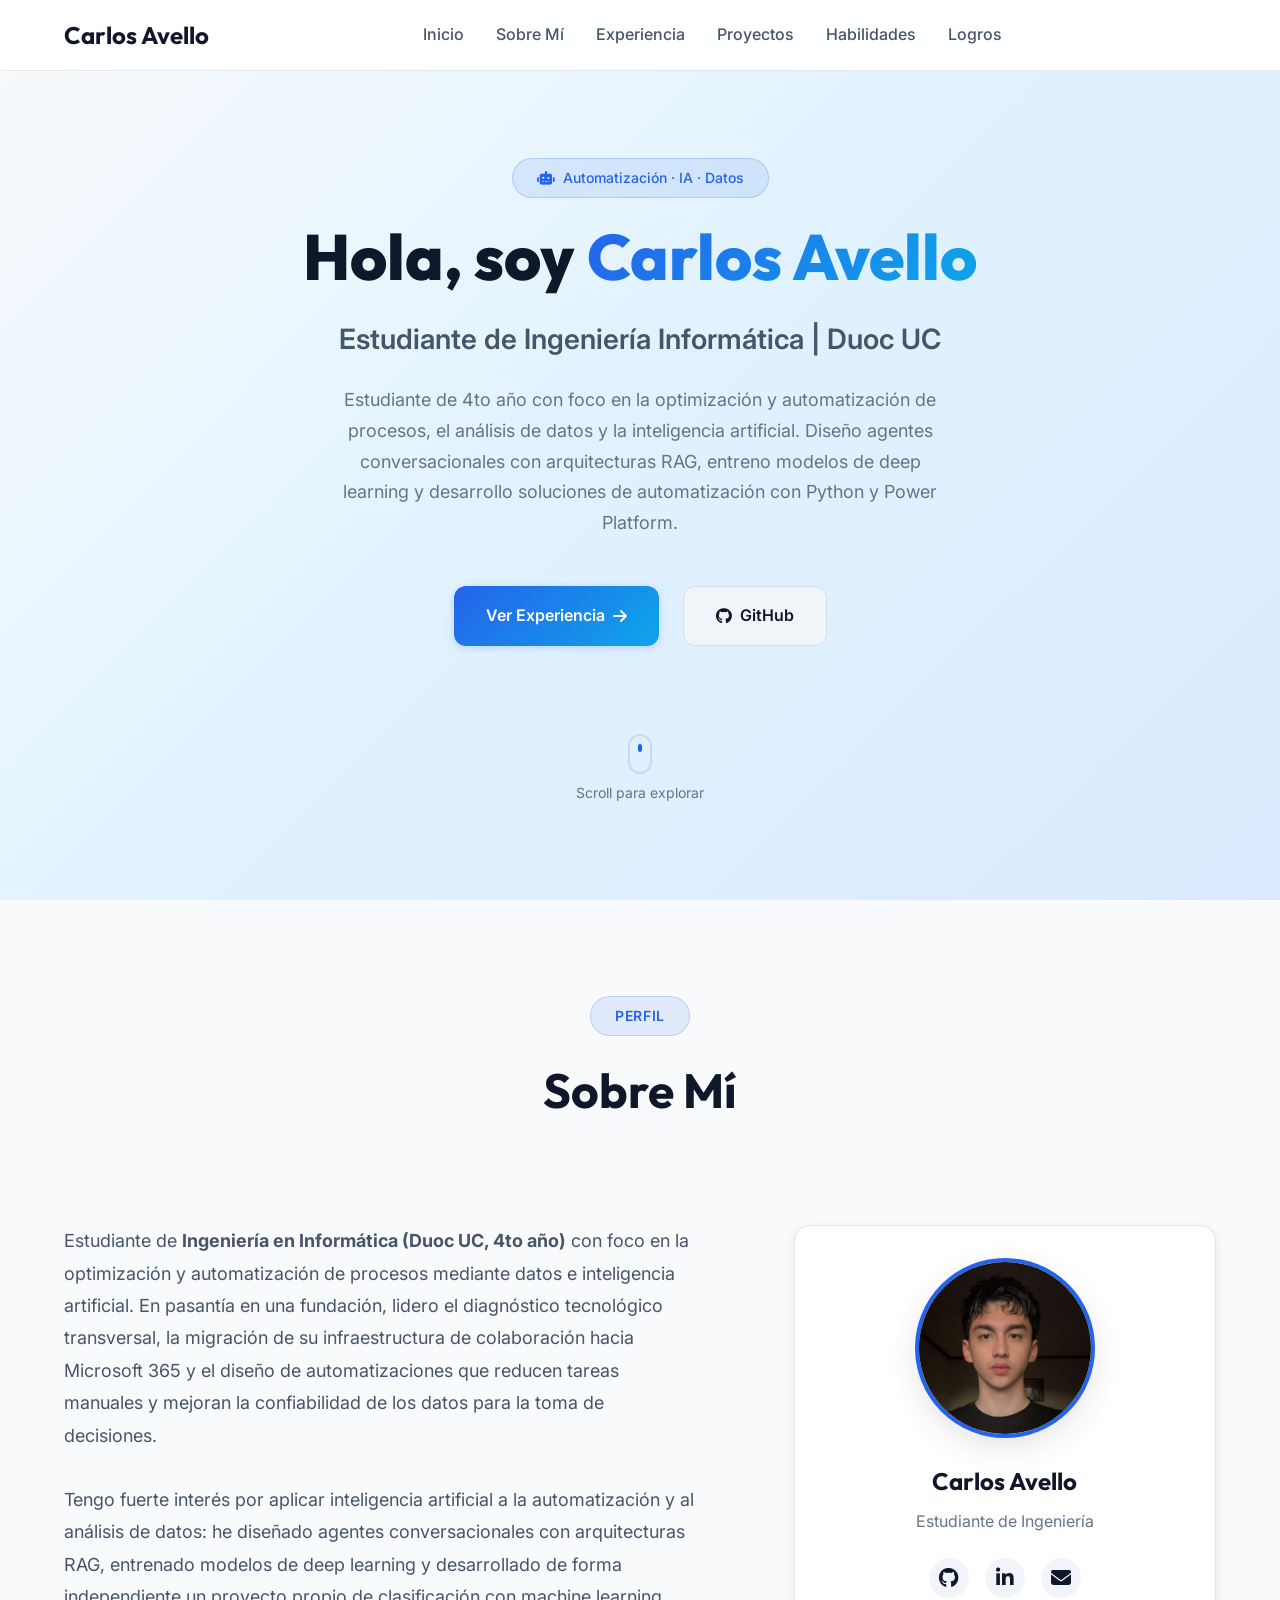
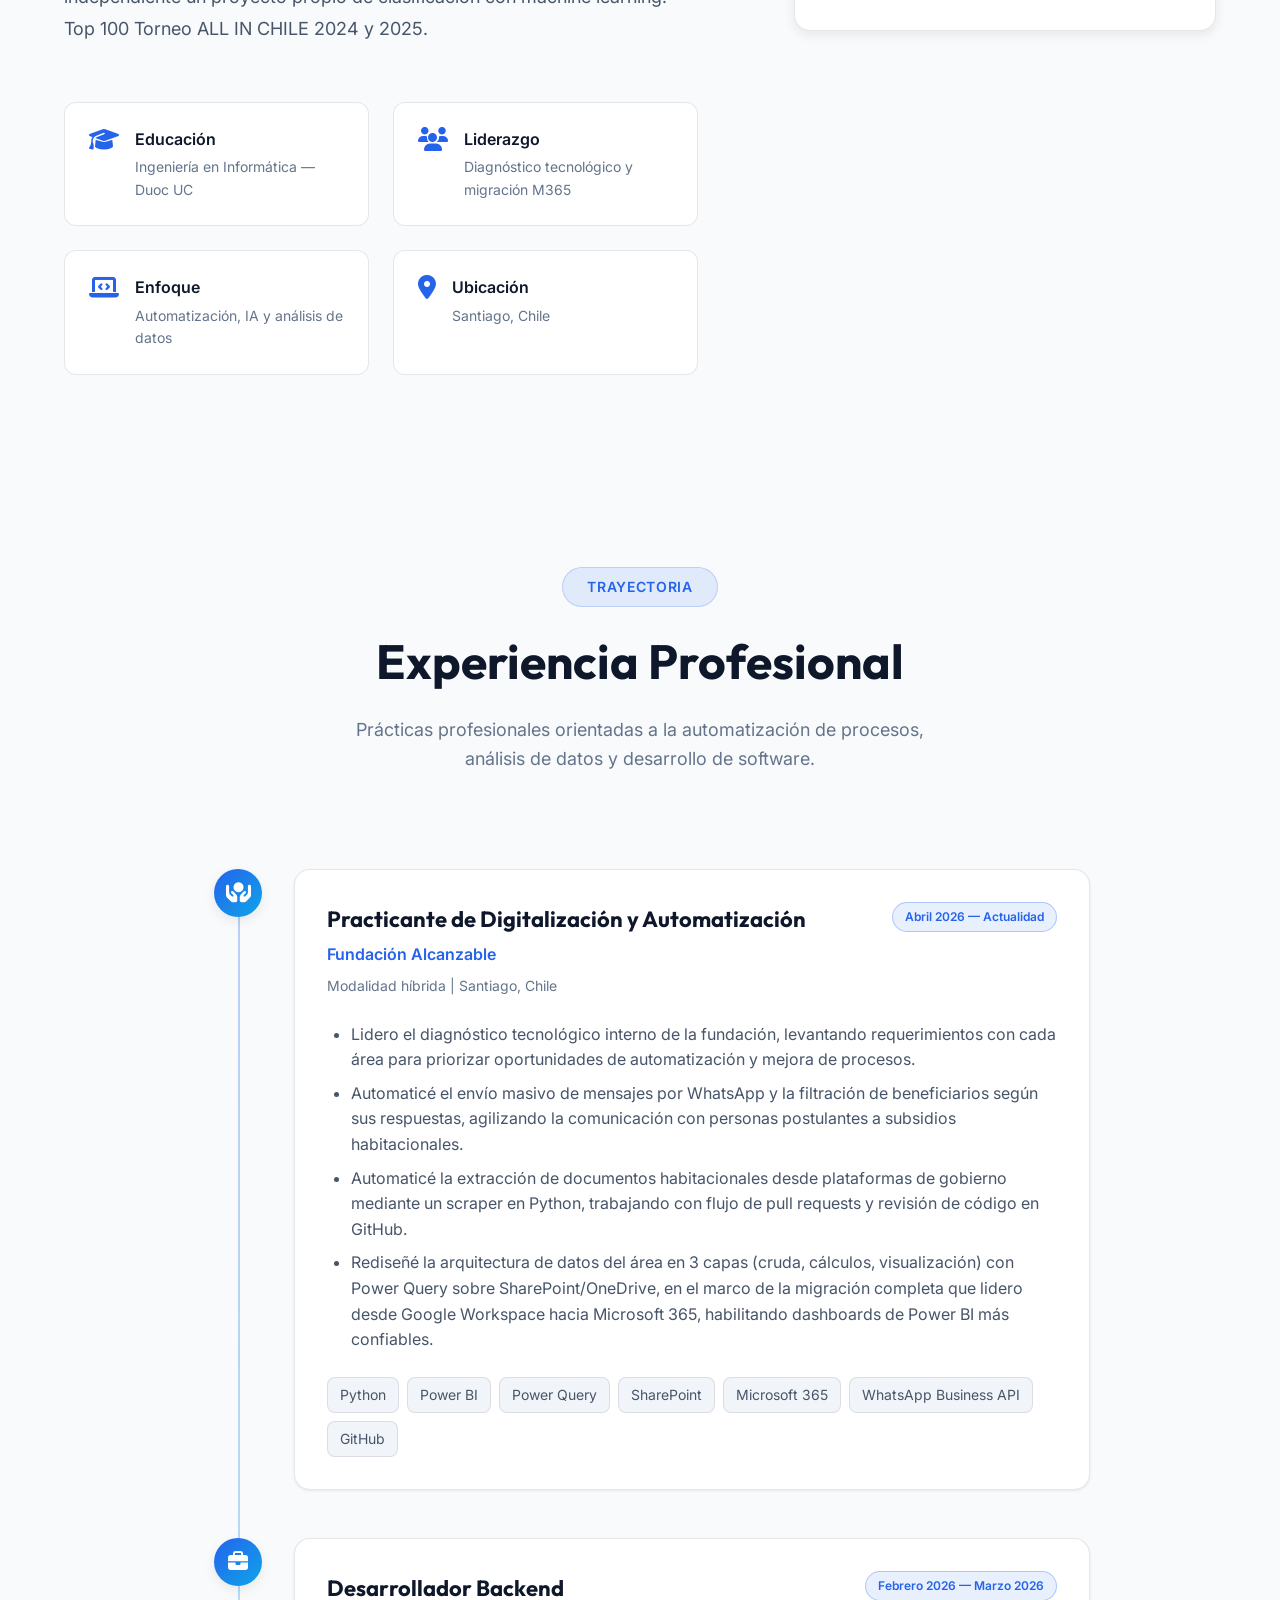
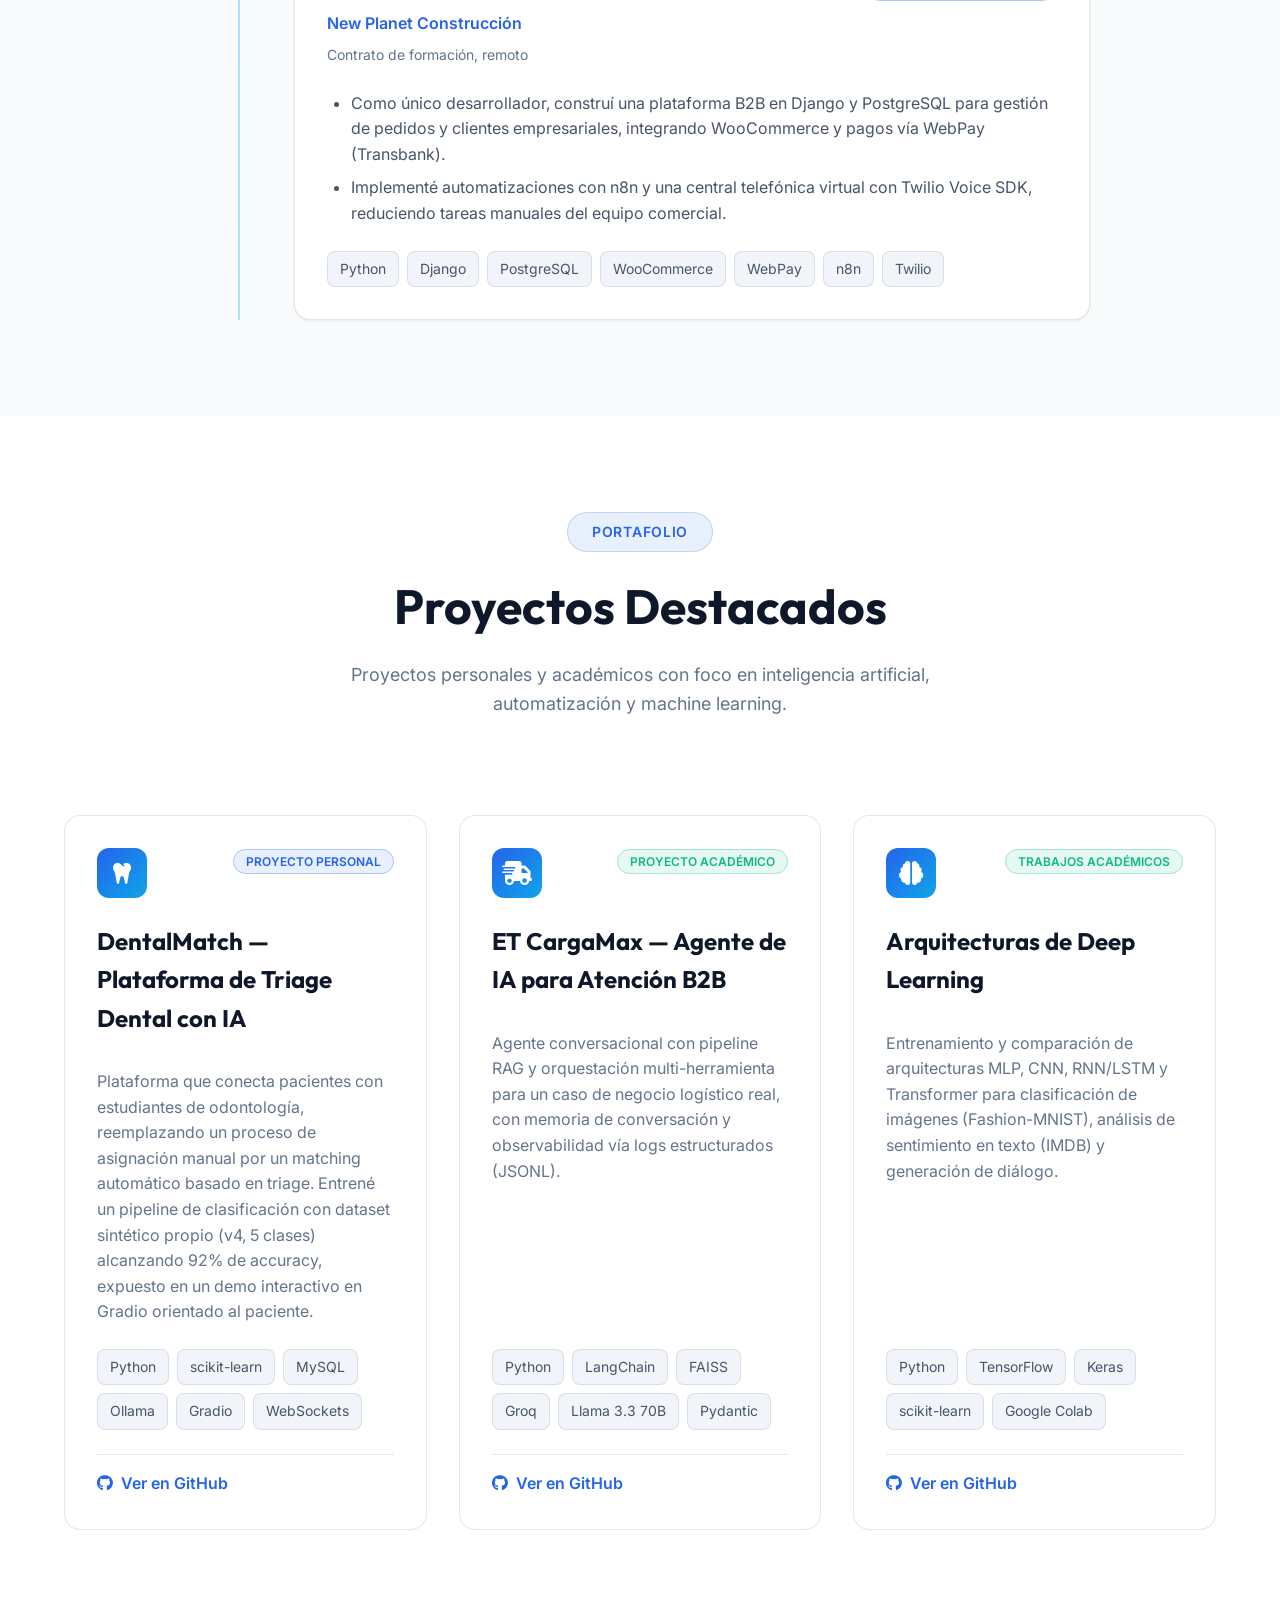
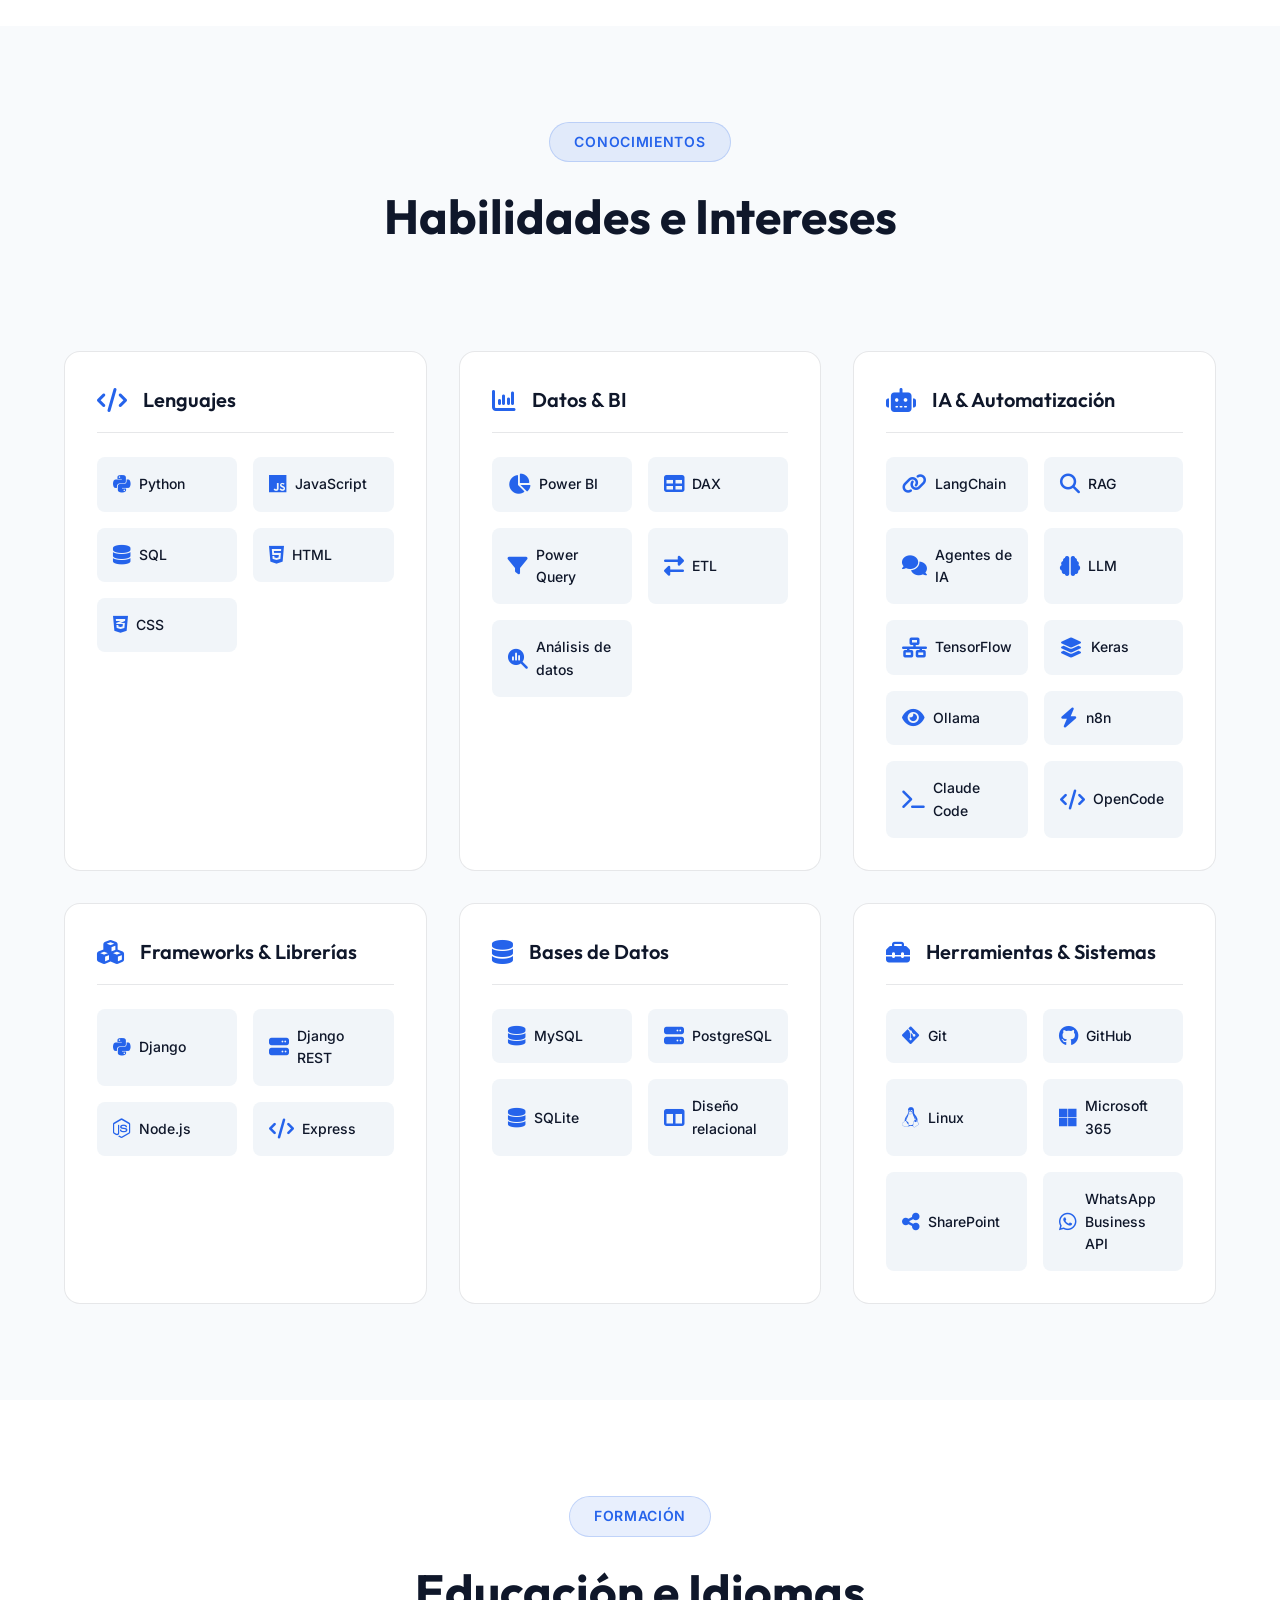
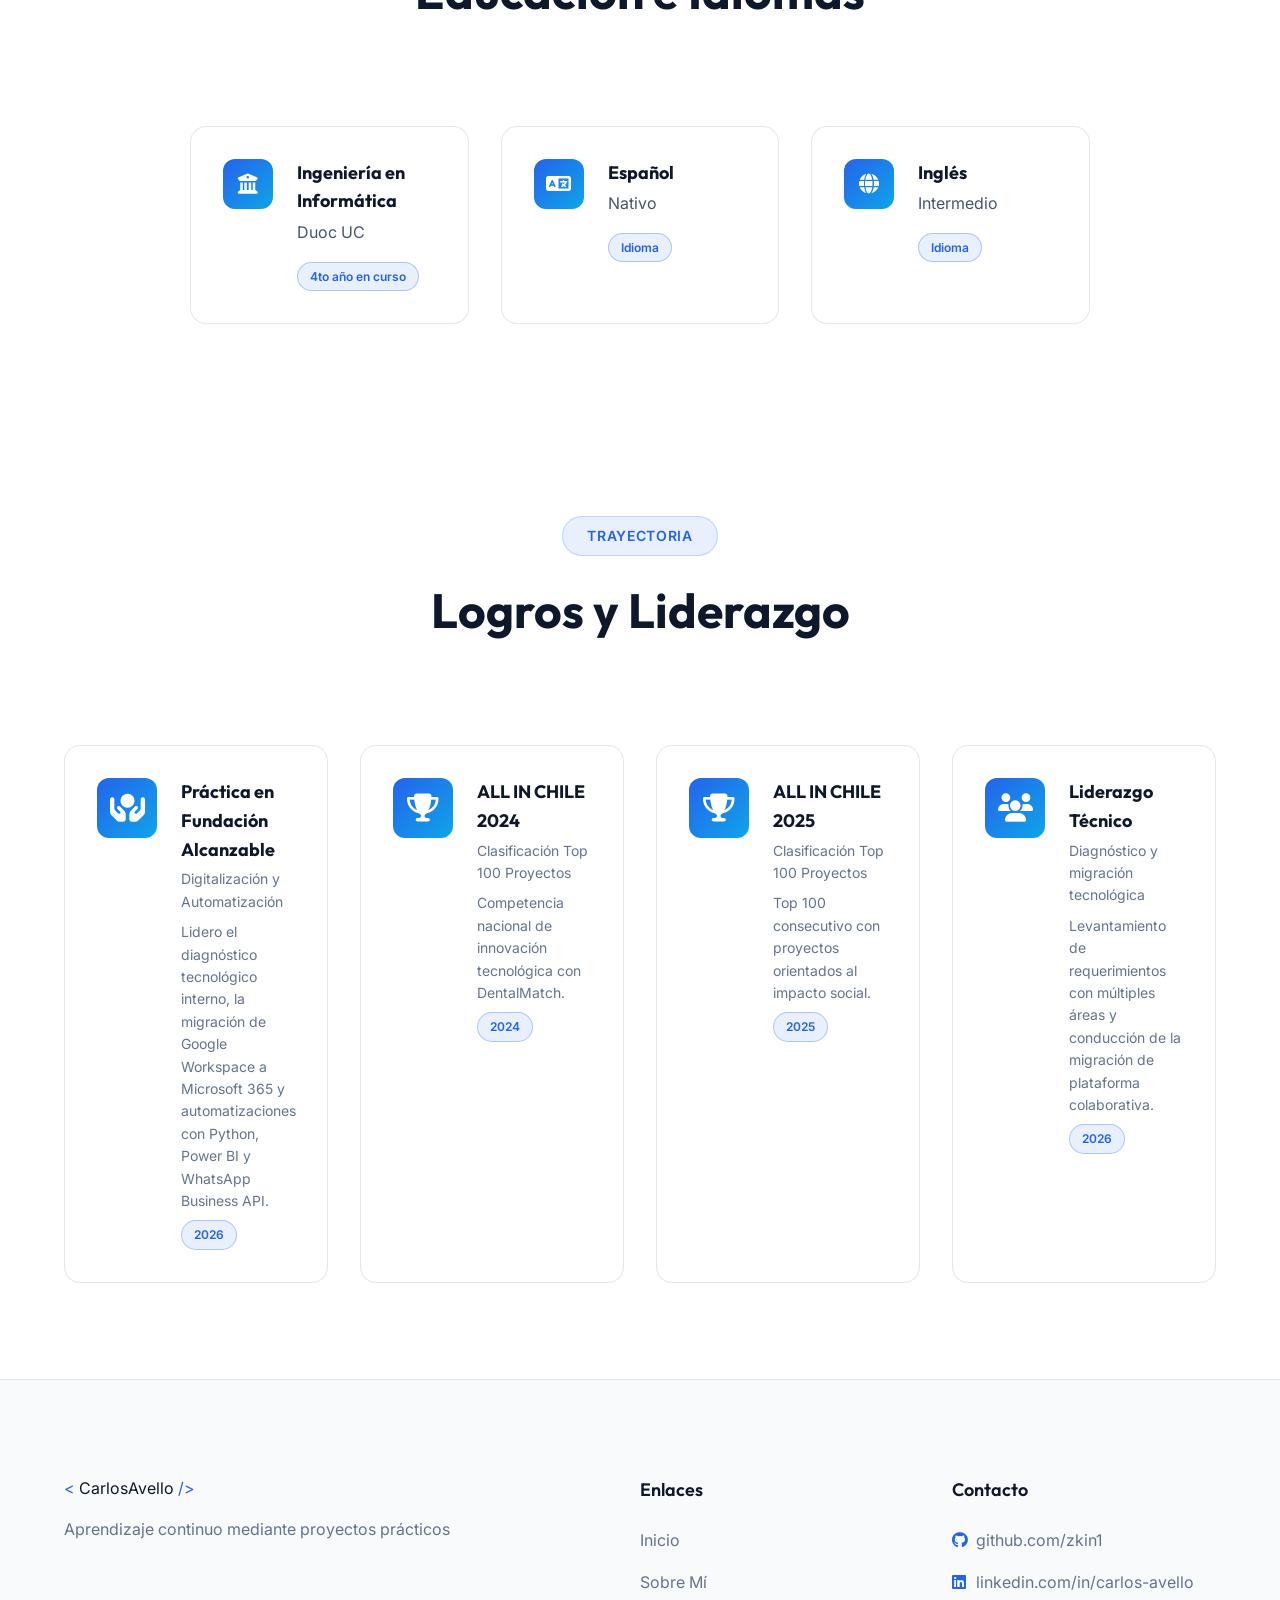
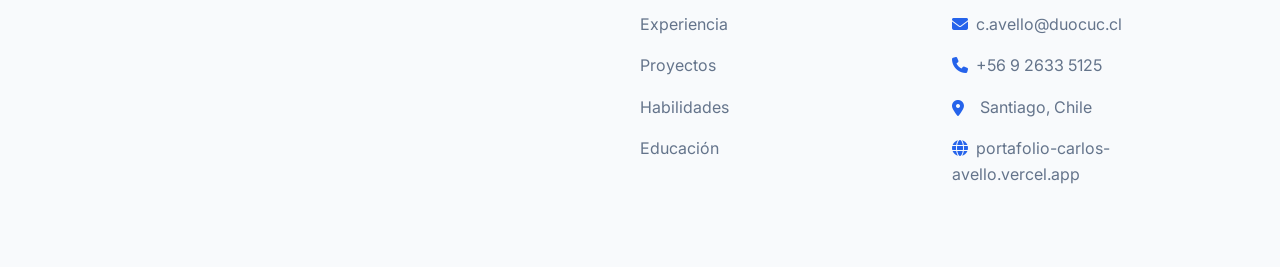
<file: index.html>
<!DOCTYPE html>
<html lang="es">

<head>
    <meta charset="UTF-8">
    <meta name="viewport" content="width=device-width, initial-scale=1.0">
    <meta name="description"
        content="Portafolio de Carlos Avello, estudiante de Ingeniería Informática en Duoc UC. Especializado en automatización, inteligencia artificial y análisis de datos.">
    <meta name="keywords" content="carlos avello, ingeniería informática, python, ia, automatización, análisis de datos, duoc uc">
    <meta name="author" content="Carlos Avello">

    <!-- Open Graph Tags -->
    <meta property="og:title" content="Carlos Avello - Estudiante de Ingeniería Informática">
    <meta property="og:description"
        content="Estudiante de Ingeniería Informática en Duoc UC, enfocado en automatización, inteligencia artificial y análisis de datos.">
    <meta property="og:type" content="website">
    <meta property="og:url" content="https://github.com/zkin1">
    <meta property="og:image" content="https://portafolio-carlos-avello.vercel.app/css/perfil.png">

    <title>Carlos Avello - Portafolio</title>

    <!-- Google Fonts -->
    <link rel="preconnect" href="https://fonts.googleapis.com">
    <link rel="preconnect" href="https://fonts.gstatic.com" crossorigin>
    <link
        href="https://fonts.googleapis.com/css2?family=Inter:wght@300;400;500;600;700;800&family=Outfit:wght@400;500;600;700;800&display=swap"
        rel="stylesheet">

    <!-- Font Awesome for Icons -->
    <link rel="stylesheet" href="https://cdnjs.cloudflare.com/ajax/libs/font-awesome/6.5.1/css/all.min.css">

    <!-- Favicon -->
    <link rel="icon" type="image/png" href="favicon.png">

    <link rel="stylesheet" href="css/style.css">
</head>

<body>
    <!-- Navigation -->
    <nav class="navbar" id="navbar">
        <div class="container nav-container">
            <div class="logo">
                <a href="#home">
                    <span class="logo-text">Carlos Avello</span>
                </a>
            </div>

            <ul class="nav-menu" id="navMenu">
                <li><a href="#home" class="nav-link">Inicio</a></li>
                <li><a href="#about" class="nav-link">Sobre Mí</a></li>
                <li><a href="#experience" class="nav-link">Experiencia</a></li>
                <li><a href="#projects" class="nav-link">Proyectos</a></li>
                <li><a href="#skills" class="nav-link">Habilidades</a></li>
                <li><a href="#achievements" class="nav-link">Logros</a></li>
            </ul>

            <div class="nav-actions">
                <button class="hamburger" id="hamburger" aria-label="Toggle menu">
                    <span></span>
                    <span></span>
                    <span></span>
                </button>
            </div>
        </div>
    </nav>

    <!-- Hero Section -->
    <section id="home" class="hero">
        <div class="hero-background"></div>

        <div class="container hero-container">
            <div class="hero-content">
                <div class="hero-badge reveal fade-bottom">
                    <i class="fas fa-robot"></i>
                    <span>Automatización · IA · Datos</span>
                </div>

                <h1 class="hero-title reveal fade-bottom delay-100">
                    Hola, soy <span class="gradient-text">Carlos Avello</span>
                </h1>

                <h2 class="hero-subtitle reveal fade-bottom delay-200">
                    Estudiante de Ingeniería Informática | Duoc UC
                </h2>

                <p class="hero-description reveal fade-bottom delay-300">
                    Estudiante de 4to año con foco en la optimización y automatización de procesos, el análisis de datos
                    y la inteligencia artificial. Diseño agentes conversacionales con arquitecturas RAG, entreno modelos
                    de deep learning y desarrollo soluciones de automatización con Python y Power Platform.
                </p>

                <div class="hero-cta reveal fade-bottom delay-400">
                    <a href="#experience" class="btn btn-primary">
                        <span>Ver Experiencia</span>
                        <i class="fas fa-arrow-right"></i>
                    </a>
                    <a href="https://github.com/zkin1" target="_blank" rel="noopener noreferrer"
                        class="btn btn-secondary">
                        <i class="fab fa-github"></i>
                        <span>GitHub</span>
                    </a>
                </div>
            </div>


        </div>

        <div class="scroll-indicator">
            <div class="mouse">
                <div class="wheel"></div>
            </div>
            <p>Scroll para explorar</p>
        </div>
    </section>

    <!-- About Section -->
    <section id="about" class="about">
        <div class="container">
            <div class="section-header reveal fade-bottom">
                <span class="section-tag">Perfil</span>
                <h2 class="section-title">Sobre Mí</h2>
            </div>

            <div class="about-content">
                <div class="about-text reveal fade-left">
                    <p class="about-intro">
                        Estudiante de <strong>Ingeniería en Informática (Duoc UC, 4to año)</strong> con foco en la
                        optimización y automatización de procesos mediante datos e inteligencia artificial. En pasantía
                        en una fundación, lidero el diagnóstico tecnológico transversal, la migración de su infraestructura
                        de colaboración hacia Microsoft 365 y el diseño de automatizaciones que reducen tareas manuales y
                        mejoran la confiabilidad de los datos para la toma de decisiones.
                    </p>
                    <p class="about-intro">
                        Tengo fuerte interés por aplicar inteligencia artificial a la automatización y al análisis de
                        datos: he diseñado agentes conversacionales con arquitecturas RAG, entrenado modelos de deep
                        learning y desarrollado de forma independiente un proyecto propio de clasificación con machine
                        learning. Top 100 Torneo ALL IN CHILE 2024 y 2025.
                    </p>

                    <div class="about-highlights">
                        <div class="highlight-item">
                            <i class="fas fa-graduation-cap"></i>
                            <div>
                                <h4>Educación</h4>
                                <p>Ingeniería en Informática — Duoc UC</p>
                            </div>
                        </div>

                        <div class="highlight-item">
                            <i class="fas fa-users"></i>
                            <div>
                                <h4>Liderazgo</h4>
                                <p>Diagnóstico tecnológico y migración M365</p>
                            </div>
                        </div>

                        <div class="highlight-item">
                            <i class="fas fa-laptop-code"></i>
                            <div>
                                <h4>Enfoque</h4>
                                <p>Automatización, IA y análisis de datos</p>
                            </div>
                        </div>

                        <div class="highlight-item">
                            <i class="fas fa-map-marker-alt"></i>
                            <div>
                                <h4>Ubicación</h4>
                                <p>Santiago, Chile</p>
                            </div>
                        </div>
                    </div>
                </div>

                <div class="about-visual">
                    <div class="profile-card reveal zoom-in">
                        <div class="profile-image">
                            <img src="css/perfil.png" alt="Carlos Avello" class="profile-photo">
                        </div>
                        <div class="profile-info">
                            <h3>Carlos Avello</h3>
                            <p>Estudiante de Ingeniería</p>
                            <div class="profile-links">
                                <a href="https://github.com/zkin1" target="_blank" rel="noopener noreferrer">
                                    <i class="fab fa-github"></i>
                                </a>
                                <a href="https://www.linkedin.com/in/carlos-avello-94a4762ba" target="_blank"
                                    rel="noopener noreferrer">
                                    <i class="fab fa-linkedin-in"></i>
                                </a>
                                <a href="mailto:c.avello@duocuc.cl" class="btn-icon">
                                    <i class="fas fa-envelope"></i>
                                </a>
                            </div>
                        </div>
                    </div>
                </div>
            </div>
        </div>
    </section>

    <!-- Experience Section -->
    <section id="experience" class="experience">
        <div class="container">
            <div class="section-header reveal fade-bottom">
                <span class="section-tag">Trayectoria</span>
                <h2 class="section-title">Experiencia Profesional</h2>
                <p class="section-description">
                    Prácticas profesionales orientadas a la automatización de procesos, análisis de datos y desarrollo de
                    software.
                </p>
            </div>

            <div class="timeline">
                <div class="timeline-item reveal fade-bottom">
                    <div class="timeline-marker">
                        <i class="fas fa-hands-holding-circle"></i>
                    </div>
                    <div class="timeline-content">
                        <div class="timeline-header">
                            <div>
                                <h3 class="timeline-title">Practicante de Digitalización y Automatización</h3>
                                <p class="timeline-company">Fundación Alcanzable</p>
                            </div>
                            <span class="timeline-date">Abril 2026 — Actualidad</span>
                        </div>
                        <p class="timeline-meta">Modalidad híbrida | Santiago, Chile</p>
                        <ul class="timeline-bullets">
                            <li>Lidero el diagnóstico tecnológico interno de la fundación, levantando requerimientos con
                                cada área para priorizar oportunidades de automatización y mejora de procesos.</li>
                            <li>Automaticé el envío masivo de mensajes por WhatsApp y la filtración de beneficiarios según
                                sus respuestas, agilizando la comunicación con personas postulantes a subsidios
                                habitacionales.</li>
                            <li>Automaticé la extracción de documentos habitacionales desde plataformas de gobierno
                                mediante un scraper en Python, trabajando con flujo de pull requests y revisión de código
                                en GitHub.</li>
                            <li>Rediseñé la arquitectura de datos del área en 3 capas (cruda, cálculos, visualización)
                                con Power Query sobre SharePoint/OneDrive, en el marco de la migración completa que lidero
                                desde Google Workspace hacia Microsoft 365, habilitando dashboards de Power BI más
                                confiables.</li>
                        </ul>
                        <div class="project-tech">
                            <span class="tech-tag">Python</span>
                            <span class="tech-tag">Power BI</span>
                            <span class="tech-tag">Power Query</span>
                            <span class="tech-tag">SharePoint</span>
                            <span class="tech-tag">Microsoft 365</span>
                            <span class="tech-tag">WhatsApp Business API</span>
                            <span class="tech-tag">GitHub</span>
                        </div>
                    </div>
                </div>

                <div class="timeline-item reveal fade-bottom">
                    <div class="timeline-marker">
                        <i class="fas fa-briefcase"></i>
                    </div>
                    <div class="timeline-content">
                        <div class="timeline-header">
                            <div>
                                <h3 class="timeline-title">Desarrollador Backend</h3>
                                <p class="timeline-company">New Planet Construcción</p>
                            </div>
                            <span class="timeline-date">Febrero 2026 — Marzo 2026</span>
                        </div>
                        <p class="timeline-meta">Contrato de formación, remoto</p>
                        <ul class="timeline-bullets">
                            <li>Como único desarrollador, construí una plataforma B2B en Django y PostgreSQL para gestión
                                de pedidos y clientes empresariales, integrando WooCommerce y pagos vía WebPay
                                (Transbank).</li>
                            <li>Implementé automatizaciones con n8n y una central telefónica virtual con Twilio Voice SDK,
                                reduciendo tareas manuales del equipo comercial.</li>
                        </ul>
                        <div class="project-tech">
                            <span class="tech-tag">Python</span>
                            <span class="tech-tag">Django</span>
                            <span class="tech-tag">PostgreSQL</span>
                            <span class="tech-tag">WooCommerce</span>
                            <span class="tech-tag">WebPay</span>
                            <span class="tech-tag">n8n</span>
                            <span class="tech-tag">Twilio</span>
                        </div>
                    </div>
                </div>
            </div>
        </div>
    </section>

    <!-- Projects Section -->
    <section id="projects" class="projects">
        <div class="container">
            <div class="section-header reveal fade-bottom">
                <span class="section-tag">Portafolio</span>
                <h2 class="section-title">Proyectos Destacados</h2>
                <p class="section-description">
                    Proyectos personales y académicos con foco en inteligencia artificial, automatización y machine
                    learning.
                </p>
            </div>

            <div class="projects-grid">
                <!-- Project 1: DentalMatch -->
                <article class="project-card reveal fade-bottom">
                    <div class="project-header">
                        <div class="project-icon">
                            <i class="fas fa-tooth"></i>
                        </div>
                        <div class="project-status">
                            <span class="status-badge status-mvp">Proyecto Personal</span>
                        </div>
                    </div>

                    <h3 class="project-title">DentalMatch — Plataforma de Triage Dental con IA</h3>

                    <p class="project-description">
                        Plataforma que conecta pacientes con estudiantes de odontología, reemplazando un proceso de
                        asignación manual por un matching automático basado en triage. Entrené un pipeline de
                        clasificación con dataset sintético propio (v4, 5 clases) alcanzando 92% de accuracy, expuesto en
                        un demo interactivo en Gradio orientado al paciente.
                    </p>

                    <div class="project-tech">
                        <span class="tech-tag">Python</span>
                        <span class="tech-tag">scikit-learn</span>
                        <span class="tech-tag">MySQL</span>
                        <span class="tech-tag">Ollama</span>
                        <span class="tech-tag">Gradio</span>
                        <span class="tech-tag">WebSockets</span>
                    </div>

                    <div class="project-footer">
                        <a href="https://github.com/zkin1" target="_blank" rel="noopener noreferrer"
                            class="project-link">
                            <i class="fab fa-github"></i>
                            <span>Ver en GitHub</span>
                        </a>
                    </div>
                </article>

                <!-- Project 2: ET CargaMax -->
                <article class="project-card reveal fade-bottom">
                    <div class="project-header">
                        <div class="project-icon">
                            <i class="fas fa-truck-fast"></i>
                        </div>
                        <div class="project-status">
                            <span class="status-badge status-complete">Proyecto Académico</span>
                        </div>
                    </div>

                    <h3 class="project-title">ET CargaMax — Agente de IA para Atención B2B</h3>

                    <p class="project-description">
                        Agente conversacional con pipeline RAG y orquestación multi-herramienta para un caso de negocio
                        logístico real, con memoria de conversación y observabilidad vía logs estructurados (JSONL).
                    </p>

                    <div class="project-tech">
                        <span class="tech-tag">Python</span>
                        <span class="tech-tag">LangChain</span>
                        <span class="tech-tag">FAISS</span>
                        <span class="tech-tag">Groq</span>
                        <span class="tech-tag">Llama 3.3 70B</span>
                        <span class="tech-tag">Pydantic</span>
                    </div>

                    <div class="project-footer">
                        <a href="https://github.com/zkin1" target="_blank" rel="noopener noreferrer"
                            class="project-link">
                            <i class="fab fa-github"></i>
                            <span>Ver en GitHub</span>
                        </a>
                    </div>
                </article>

                <!-- Project 3: Deep Learning Architectures -->
                <article class="project-card reveal fade-bottom">
                    <div class="project-header">
                        <div class="project-icon">
                            <i class="fas fa-brain"></i>
                        </div>
                        <div class="project-status">
                            <span class="status-badge status-complete">Trabajos Académicos</span>
                        </div>
                    </div>

                    <h3 class="project-title">Arquitecturas de Deep Learning</h3>

                    <p class="project-description">
                        Entrenamiento y comparación de arquitecturas MLP, CNN, RNN/LSTM y Transformer para
                        clasificación de imágenes (Fashion-MNIST), análisis de sentimiento en texto (IMDB) y generación
                        de diálogo.
                    </p>

                    <div class="project-tech">
                        <span class="tech-tag">Python</span>
                        <span class="tech-tag">TensorFlow</span>
                        <span class="tech-tag">Keras</span>
                        <span class="tech-tag">scikit-learn</span>
                        <span class="tech-tag">Google Colab</span>
                    </div>

                    <div class="project-footer">
                        <a href="https://github.com/zkin1" target="_blank" rel="noopener noreferrer"
                            class="project-link">
                            <i class="fab fa-github"></i>
                            <span>Ver en GitHub</span>
                        </a>
                    </div>
                </article>
            </div>
        </div>
    </section>

    <!-- Skills Section -->
    <section id="skills" class="skills">
        <div class="container">
            <div class="section-header reveal fade-bottom">
                <span class="section-tag">Conocimientos</span>
                <h2 class="section-title">Habilidades e Intereses</h2>
            </div>

            <div class="skills-grid">
                <!-- Languages -->
                <div class="skill-category reveal fade-bottom">
                    <div class="category-header">
                        <i class="fas fa-code"></i>
                        <h3>Lenguajes</h3>
                    </div>
                    <div class="skill-items">
                        <div class="skill-item">
                            <i class="fab fa-python"></i>
                            <span>Python</span>
                        </div>
                        <div class="skill-item">
                            <i class="fab fa-js"></i>
                            <span>JavaScript</span>
                        </div>
                        <div class="skill-item">
                            <i class="fas fa-database"></i>
                            <span>SQL</span>
                        </div>
                        <div class="skill-item">
                            <i class="fab fa-html5"></i>
                            <span>HTML</span>
                        </div>
                        <div class="skill-item">
                            <i class="fab fa-css3-alt"></i>
                            <span>CSS</span>
                        </div>
                    </div>
                </div>

                <!-- Data & BI -->
                <div class="skill-category reveal fade-bottom">
                    <div class="category-header">
                        <i class="fas fa-chart-column"></i>
                        <h3>Datos & BI</h3>
                    </div>
                    <div class="skill-items">
                        <div class="skill-item">
                            <i class="fas fa-chart-pie"></i>
                            <span>Power BI</span>
                        </div>
                        <div class="skill-item">
                            <i class="fas fa-table"></i>
                            <span>DAX</span>
                        </div>
                        <div class="skill-item">
                            <i class="fas fa-filter"></i>
                            <span>Power Query</span>
                        </div>
                        <div class="skill-item">
                            <i class="fas fa-right-left"></i>
                            <span>ETL</span>
                        </div>
                        <div class="skill-item">
                            <i class="fas fa-magnifying-glass-chart"></i>
                            <span>Análisis de datos</span>
                        </div>
                    </div>
                </div>

                <!-- AI & Automation -->
                <div class="skill-category reveal fade-bottom">
                    <div class="category-header">
                        <i class="fas fa-robot"></i>
                        <h3>IA & Automatización</h3>
                    </div>
                    <div class="skill-items">
                        <div class="skill-item">
                            <i class="fas fa-link"></i>
                            <span>LangChain</span>
                        </div>
                        <div class="skill-item">
                            <i class="fas fa-magnifying-glass"></i>
                            <span>RAG</span>
                        </div>
                        <div class="skill-item">
                            <i class="fas fa-comments"></i>
                            <span>Agentes de IA</span>
                        </div>
                        <div class="skill-item">
                            <i class="fas fa-brain"></i>
                            <span>LLM</span>
                        </div>
                        <div class="skill-item">
                            <i class="fas fa-network-wired"></i>
                            <span>TensorFlow</span>
                        </div>
                        <div class="skill-item">
                            <i class="fas fa-layer-group"></i>
                            <span>Keras</span>
                        </div>
                        <div class="skill-item">
                            <i class="fas fa-eye"></i>
                            <span>Ollama</span>
                        </div>
                        <div class="skill-item">
                            <i class="fas fa-bolt"></i>
                            <span>n8n</span>
                        </div>
                        <div class="skill-item">
                            <i class="fas fa-terminal"></i>
                            <span>Claude Code</span>
                        </div>
                        <div class="skill-item">
                            <i class="fas fa-code"></i>
                            <span>OpenCode</span>
                        </div>
                    </div>
                </div>

                <!-- Frameworks & Libraries -->
                <div class="skill-category reveal fade-bottom">
                    <div class="category-header">
                        <i class="fas fa-cubes"></i>
                        <h3>Frameworks & Librerías</h3>
                    </div>
                    <div class="skill-items">
                        <div class="skill-item">
                            <i class="fab fa-python"></i>
                            <span>Django</span>
                        </div>
                        <div class="skill-item">
                            <i class="fas fa-server"></i>
                            <span>Django REST</span>
                        </div>
                        <div class="skill-item">
                            <i class="fab fa-node-js"></i>
                            <span>Node.js</span>
                        </div>
                        <div class="skill-item">
                            <i class="fas fa-code"></i>
                            <span>Express</span>
                        </div>
                    </div>
                </div>

                <!-- Databases -->
                <div class="skill-category reveal fade-bottom">
                    <div class="category-header">
                        <i class="fas fa-database"></i>
                        <h3>Bases de Datos</h3>
                    </div>
                    <div class="skill-items">
                        <div class="skill-item">
                            <i class="fas fa-database"></i>
                            <span>MySQL</span>
                        </div>
                        <div class="skill-item">
                            <i class="fas fa-server"></i>
                            <span>PostgreSQL</span>
                        </div>
                        <div class="skill-item">
                            <i class="fas fa-database"></i>
                            <span>SQLite</span>
                        </div>
                        <div class="skill-item">
                            <i class="fas fa-table-columns"></i>
                            <span>Diseño relacional</span>
                        </div>
                    </div>
                </div>

                <!-- Tools & Systems -->
                <div class="skill-category reveal fade-bottom">
                    <div class="category-header">
                        <i class="fas fa-toolbox"></i>
                        <h3>Herramientas & Sistemas</h3>
                    </div>
                    <div class="skill-items">
                        <div class="skill-item">
                            <i class="fab fa-git-alt"></i>
                            <span>Git</span>
                        </div>
                        <div class="skill-item">
                            <i class="fab fa-github"></i>
                            <span>GitHub</span>
                        </div>
                        <div class="skill-item">
                            <i class="fab fa-linux"></i>
                            <span>Linux</span>
                        </div>
                        <div class="skill-item">
                            <i class="fab fa-microsoft"></i>
                            <span>Microsoft 365</span>
                        </div>
                        <div class="skill-item">
                            <i class="fas fa-share-nodes"></i>
                            <span>SharePoint</span>
                        </div>
                        <div class="skill-item">
                            <i class="fab fa-whatsapp"></i>
                            <span>WhatsApp Business API</span>
                        </div>
                    </div>
                </div>
            </div>
        </div>
    </section>

    <!-- Education & Languages Section -->
    <section id="education" class="education">
        <div class="container">
            <div class="section-header reveal fade-bottom">
                <span class="section-tag">Formación</span>
                <h2 class="section-title">Educación e Idiomas</h2>
            </div>

            <div class="education-grid">
                <div class="education-card reveal fade-bottom">
                    <div class="education-icon">
                        <i class="fas fa-university"></i>
                    </div>
                    <div class="education-content">
                        <h3>Ingeniería en Informática</h3>
                        <p>Duoc UC</p>
                        <span class="education-tag">4to año en curso</span>
                    </div>
                </div>

                <div class="education-card reveal fade-bottom">
                    <div class="education-icon">
                        <i class="fas fa-language"></i>
                    </div>
                    <div class="education-content">
                        <h3>Español</h3>
                        <p>Nativo</p>
                        <span class="education-tag">Idioma</span>
                    </div>
                </div>

                <div class="education-card reveal fade-bottom">
                    <div class="education-icon">
                        <i class="fas fa-globe"></i>
                    </div>
                    <div class="education-content">
                        <h3>Inglés</h3>
                        <p>Intermedio</p>
                        <span class="education-tag">Idioma</span>
                    </div>
                </div>
            </div>
        </div>
    </section>

    <!-- Achievements Section -->
    <section id="achievements" class="achievements">
        <div class="container">
            <div class="section-header reveal fade-bottom">
                <span class="section-tag">Trayectoria</span>
                <h2 class="section-title">Logros y Liderazgo</h2>
            </div>

            <div class="achievements-grid">
                <div class="achievement-card reveal fade-bottom">
                    <div class="achievement-icon">
                        <i class="fas fa-hands-holding-circle"></i>
                    </div>
                    <div class="achievement-content">
                        <h3>Práctica en Fundación Alcanzable</h3>
                        <p>Digitalización y Automatización</p>
                        <p class="achievement-desc">Lidero el diagnóstico tecnológico interno, la migración de Google
                            Workspace a Microsoft 365 y automatizaciones con Python, Power BI y WhatsApp Business API.</p>
                        <span class="achievement-year">2026</span>
                    </div>
                </div>

                <div class="achievement-card reveal fade-bottom">
                    <div class="achievement-icon">
                        <i class="fas fa-trophy"></i>
                    </div>
                    <div class="achievement-content">
                        <h3>ALL IN CHILE 2024</h3>
                        <p>Clasificación Top 100 Proyectos</p>
                        <p class="achievement-desc">Competencia nacional de innovación tecnológica con DentalMatch.</p>
                        <span class="achievement-year">2024</span>
                    </div>
                </div>

                <div class="achievement-card reveal fade-bottom">
                    <div class="achievement-icon">
                        <i class="fas fa-trophy"></i>
                    </div>
                    <div class="achievement-content">
                        <h3>ALL IN CHILE 2025</h3>
                        <p>Clasificación Top 100 Proyectos</p>
                        <p class="achievement-desc">Top 100 consecutivo con proyectos orientados al impacto social.</p>
                        <span class="achievement-year">2025</span>
                    </div>
                </div>

                <div class="achievement-card reveal fade-bottom">
                    <div class="achievement-icon">
                        <i class="fas fa-users"></i>
                    </div>
                    <div class="achievement-content">
                        <h3>Liderazgo Técnico</h3>
                        <p>Diagnóstico y migración tecnológica</p>
                        <p class="achievement-desc">Levantamiento de requerimientos con múltiples áreas y conducción de
                            la migración de plataforma colaborativa.</p>
                        <span class="achievement-year">2026</span>
                    </div>
                </div>
            </div>
        </div>
    </section>

    <!-- Footer -->
    <footer class="footer" id="contact">
        <div class="container">
            <div class="footer-content">
                <div class="footer-brand">
                    <div class="logo">
                        <span class="logo-bracket">&lt;</span>
                        <span class="logo-text">CarlosAvello</span>
                        <span class="logo-bracket">/&gt;</span>
                    </div>
                    <p>Aprendizaje continuo mediante proyectos prácticos</p>
                </div>

                <div class="footer-links">
                    <h4>Enlaces</h4>
                    <ul>
                        <li><a href="#home">Inicio</a></li>
                        <li><a href="#about">Sobre Mí</a></li>
                        <li><a href="#experience">Experiencia</a></li>
                        <li><a href="#projects">Proyectos</a></li>
                        <li><a href="#skills">Habilidades</a></li>
                        <li><a href="#education">Educación</a></li>
                    </ul>
                </div>

                <div class="footer-contact">
                    <h4>Contacto</h4>
                    <ul>
                        <li>
                            <a href="https://github.com/zkin1" target="_blank" rel="noopener noreferrer">
                                <i class="fab fa-github"></i>
                                <span>github.com/zkin1</span>
                            </a>
                        </li>
                        <li>
                            <a href="https://www.linkedin.com/in/carlos-avello-94a4762ba" target="_blank"
                                rel="noopener noreferrer">
                                <i class="fab fa-linkedin"></i>
                                <span>linkedin.com/in/carlos-avello</span>
                            </a>
                        </li>
                        <li>
                            <a href="mailto:c.avello@duocuc.cl">
                                <i class="fas fa-envelope"></i>
                                <span>c.avello@duocuc.cl</span>
                            </a>
                        </li>
                        <li>
                            <a href="tel:+56926335125">
                                <i class="fas fa-phone"></i>
                                <span>+56 9 2633 5125</span>
                            </a>
                        </li>
                        <li>
                            <i class="fas fa-map-marker-alt"></i>
                            <span>Santiago, Chile</span>
                        </li>
                        <li>
                            <a href="https://portafolio-carlos-avello.vercel.app" target="_blank"
                                rel="noopener noreferrer">
                                <i class="fas fa-globe"></i>
                                <span>portafolio-carlos-avello.vercel.app</span>
                            </a>
                        </li>
                    </ul>
                </div>
            </div>
        </div>
    </footer>
    <script src="js/main.js"></script>
</body>

</html>
</file>
<file: css/style.css>
/* ===================================
   CSS VARIABLES & DESIGN TOKENS
   =================================== */
:root {
    /* Colors - Professional Light Mode */
    --bg-primary: #ffffff;
    --bg-secondary: #f8fafc;
    --bg-tertiary: #f1f5f9;
    --bg-card: #ffffff;

    /* Accent Colors - Professional Blues */
    --accent-primary: #2563eb;
    --accent-secondary: #1e40af;
    --accent-tertiary: #0ea5e9;

    /* Gradients - Subtle Professional */
    --gradient-primary: linear-gradient(135deg, #2563eb 0%, #0ea5e9 100%);
    --gradient-secondary: linear-gradient(135deg, #1e40af 0%, #2563eb 100%);
    --gradient-orb: radial-gradient(circle, rgba(37, 99, 235, 0.08) 0%, transparent 70%);

    /* Text Colors */
    --text-primary: #0f172a;
    --text-secondary: #475569;
    --text-tertiary: #64748b;

    /* Borders */
    --border-color: rgba(15, 23, 42, 0.1);
    --border-hover: rgba(37, 99, 235, 0.3);

    /* Shadows - Subtle */
    --shadow-sm: 0 1px 3px rgba(0, 0, 0, 0.08);
    --shadow-md: 0 4px 12px rgba(0, 0, 0, 0.08);
    --shadow-lg: 0 10px 30px rgba(0, 0, 0, 0.1);
    --shadow-glow: 0 0 20px rgba(37, 99, 235, 0.15);

    /* Spacing */
    --spacing-xs: 0.5rem;
    --spacing-sm: 1rem;
    --spacing-md: 1.5rem;
    --spacing-lg: 2rem;
    --spacing-xl: 3rem;
    --spacing-2xl: 4rem;
    --spacing-3xl: 6rem;

    /* Typography */
    --font-primary: 'Inter', -apple-system, BlinkMacSystemFont, 'Segoe UI', sans-serif;
    --font-display: 'Outfit', -apple-system, BlinkMacSystemFont, 'Segoe UI', sans-serif;

    /* Transitions */
    --transition-fast: 0.2s ease;
    --transition-base: 0.3s ease;
    --transition-slow: 0.5s ease;

    /* Border Radius */
    --radius-sm: 0.5rem;
    --radius-md: 0.75rem;
    --radius-lg: 1rem;
    --radius-xl: 1.5rem;
}

/* Dark Mode Variables (Optional) */
[data-theme="dark"] {
    --bg-primary: #0f172a;
    --bg-secondary: #1e293b;
    --bg-tertiary: #334155;
    --bg-card: #1e293b;

    --text-primary: #f8fafc;
    --text-secondary: #cbd5e1;
    --text-tertiary: #94a3b8;

    --border-color: rgba(255, 255, 255, 0.1);
    --border-hover: rgba(37, 99, 235, 0.4);

    --shadow-sm: 0 2px 8px rgba(0, 0, 0, 0.3);
    --shadow-md: 0 4px 16px rgba(0, 0, 0, 0.4);
    --shadow-lg: 0 10px 30px rgba(0, 0, 0, 0.5);
}

/* ===================================
   RESET & BASE STYLES
   =================================== */
*,
*::before,
*::after {
    margin: 0;
    padding: 0;
    box-sizing: border-box;
}

html {
    scroll-behavior: smooth;
    font-size: 16px;
}

body {
    font-family: var(--font-primary);
    background-color: var(--bg-primary);
    color: var(--text-primary);
    line-height: 1.6;
    overflow-x: hidden;
}

a {
    text-decoration: none;
    color: inherit;
    transition: color var(--transition-base);
}

img {
    max-width: 100%;
    height: auto;
    display: block;
}

ul {
    list-style: none;
}

button {
    font-family: inherit;
    cursor: pointer;
    border: none;
    background: none;
}

/* ===================================
   UTILITY CLASSES
   =================================== */
.container {
    max-width: 1200px;
    margin: 0 auto;
    padding: 0 var(--spacing-md);
}

.gradient-text {
    background: var(--gradient-primary);
    -webkit-background-clip: text;
    -webkit-text-fill-color: transparent;
    background-clip: text;
}

/* ===================================
   SCROLL ANIMATIONS (Natural Feel)
   =================================== */
.reveal {
    opacity: 0;
    transition: all 1.2s cubic-bezier(0.22, 1, 0.36, 1);
}

/* Initial States */
.reveal.fade-bottom {
    transform: translateY(30px);
}

.reveal.fade-left {
    transform: translateX(-30px);
}

.reveal.fade-right {
    transform: translateX(30px);
}

.reveal.zoom-in {
    transform: scale(0.95);
}

/* Active State (Overrides) */
.reveal.active {
    opacity: 1;
    transform: translate(0) scale(1);
}

/* Specific Active Overrides (Ensures Specificity) */
.reveal.fade-bottom.active,
.reveal.fade-left.active,
.reveal.fade-right.active,
.reveal.zoom-in.active {
    transform: translate(0) scale(1);
    opacity: 1;
}

/* Staggered Delays */
.delay-100 {
    transition-delay: 0.1s;
}

.delay-200 {
    transition-delay: 0.2s;
}

.delay-300 {
    transition-delay: 0.3s;
}

.delay-400 {
    transition-delay: 0.4s;
}

.delay-500 {
    transition-delay: 0.5s;
}

/* ===================================
   NAVIGATION
   =================================== */
.navbar {
    position: fixed;
    top: 0;
    left: 0;
    right: 0;
    z-index: 1000;
    background-color: rgba(255, 255, 255, 0.95);
    backdrop-filter: blur(10px);
    border-bottom: 1px solid var(--border-color);
    transition: all var(--transition-base);
}

.navbar.scrolled {
    background-color: rgba(255, 255, 255, 0.98);
    box-shadow: var(--shadow-sm);
}

.nav-container {
    display: flex;
    align-items: center;
    justify-content: space-between;
    padding: var(--spacing-sm) var(--spacing-md);
    min-height: 70px;
}

.logo a {
    font-family: var(--font-display);
    font-size: 1.5rem;
    font-weight: 700;
    display: flex;
    align-items: center;
    gap: 0.25rem;
}

.logo-bracket {
    color: var(--accent-primary);
}

.logo-text {
    color: var(--text-primary);
}

.nav-menu {
    display: flex;
    gap: var(--spacing-lg);
}

.nav-link {
    position: relative;
    color: var(--text-secondary);
    font-weight: 500;
    padding: 0.5rem 0;
    transition: color var(--transition-base);
}

.nav-link::after {
    content: '';
    position: absolute;
    bottom: 0;
    left: 0;
    width: 0;
    height: 2px;
    background: var(--gradient-primary);
    transition: width var(--transition-base);
}

.nav-link:hover {
    color: var(--text-primary);
}

.nav-link:hover::after {
    width: 100%;
}

.nav-actions {
    display: flex;
    align-items: center;
    gap: var(--spacing-sm);
}

.theme-toggle {
    width: 40px;
    height: 40px;
    border-radius: 50%;
    background-color: var(--bg-tertiary);
    color: var(--text-primary);
    display: flex;
    align-items: center;
    justify-content: center;
    transition: all var(--transition-base);
}

.theme-toggle:hover {
    background-color: var(--accent-primary);
    transform: rotate(15deg);
}

.hamburger {
    display: none;
    flex-direction: column;
    gap: 5px;
    width: 30px;
    height: 30px;
    justify-content: center;
}

.hamburger span {
    width: 100%;
    height: 2px;
    background-color: var(--text-primary);
    transition: all var(--transition-base);
}

.hamburger.active span:nth-child(1) {
    transform: rotate(45deg) translate(7px, 7px);
}

.hamburger.active span:nth-child(2) {
    opacity: 0;
}

.hamburger.active span:nth-child(3) {
    transform: rotate(-45deg) translate(7px, -7px);
}

/* ===================================
   HERO SECTION
   =================================== */
.hero {
    position: relative;
    min-height: 100vh;
    display: flex;
    flex-direction: column;
    align-items: center;
    justify-content: center;
    padding: calc(70px + var(--spacing-xl)) 0 var(--spacing-3xl);
    /* Add top padding to account for fixed navbar */
    overflow: hidden;
}

.hero-background {
    position: absolute;
    top: 0;
    left: 0;
    right: 0;
    bottom: 0;
    z-index: 0;
    background: linear-gradient(135deg, #f8fafc 0%, #e0f2fe 50%, #dbeafe 100%);
}

/* Removed floating orb animations for cleaner professional look */

.hero-container {
    position: relative;
    z-index: 1;
    display: flex;
    flex: 1;
    justify-content: center;
    align-items: center;
    width: 100%;
    max-width: 900px;
    margin: 0 auto;
}

.hero-content {
    display: flex;
    flex-direction: column;
    gap: var(--spacing-md);
    align-items: center;
    text-align: center;
}

.hero-badge {
    display: inline-flex;
    align-items: center;
    gap: var(--spacing-xs);
    padding: var(--spacing-xs) var(--spacing-md);
    background-color: rgba(37, 99, 235, 0.1);
    border: 1px solid rgba(37, 99, 235, 0.2);
    border-radius: 50px;
    color: var(--accent-primary);
    font-size: 0.875rem;
    font-weight: 500;
    width: fit-content;
}

.hero-title {
    font-family: var(--font-display);
    font-size: clamp(2.5rem, 5vw, 4rem);
    font-weight: 800;
    line-height: 1.1;
    margin: 0;
}

.hero-subtitle {
    font-size: clamp(1.25rem, 2.5vw, 1.75rem);
    font-weight: 600;
    color: var(--text-secondary);
    margin: 0;
}

.hero-description {
    font-size: 1.125rem;
    color: var(--text-tertiary);
    max-width: 600px;
    line-height: 1.7;
}

.hero-cta {
    display: flex;
    gap: var(--spacing-md);
    margin-top: var(--spacing-md);
}

.btn {
    display: inline-flex;
    align-items: center;
    gap: var(--spacing-xs);
    padding: var(--spacing-sm) var(--spacing-lg);
    border-radius: var(--radius-md);
    font-weight: 600;
    font-size: 1rem;
    transition: all var(--transition-base);
    cursor: pointer;
}

.btn-primary {
    background: var(--gradient-primary);
    color: white;
    box-shadow: 0 2px 8px rgba(37, 99, 235, 0.2);
}

.btn-primary:hover {
    transform: translateY(-2px);
    box-shadow: 0 4px 12px rgba(37, 99, 235, 0.3);
}

.btn-secondary {
    background-color: var(--bg-tertiary);
    color: var(--text-primary);
    border: 1px solid var(--border-color);
}

.btn-secondary:hover {
    border-color: var(--accent-primary);
    background-color: rgba(37, 99, 235, 0.05);
}

.hero-stats {
    display: flex;
    gap: var(--spacing-xl);
    margin-top: var(--spacing-lg);
}

.stat-item {
    text-align: center;
}

.stat-number {
    font-family: var(--font-display);
    font-size: 2rem;
    font-weight: 700;
    background: var(--gradient-primary);
    -webkit-background-clip: text;
    -webkit-text-fill-color: transparent;
    background-clip: text;
}

.stat-label {
    font-size: 0.875rem;
    color: var(--text-tertiary);
    margin-top: 0.25rem;
}

/* Code Window */
.hero-visual {
    display: flex;
    justify-content: center;
    align-items: center;
}

.code-window {
    background-color: var(--bg-card);
    border-radius: var(--radius-lg);
    border: 1px solid var(--border-color);
    box-shadow: var(--shadow-lg);
    overflow: hidden;
    width: 100%;
    max-width: 500px;
}

.window-header {
    background-color: var(--bg-tertiary);
    padding: var(--spacing-sm);
    display: flex;
    align-items: center;
    gap: var(--spacing-sm);
    border-bottom: 1px solid var(--border-color);
}

.window-buttons {
    display: flex;
    gap: 0.5rem;
}

.window-buttons span {
    width: 12px;
    height: 12px;
    border-radius: 50%;
}

.btn-close {
    background-color: #ff5f56;
}

.btn-minimize {
    background-color: #ffbd2e;
}

.btn-maximize {
    background-color: #27c93f;
}

.window-title {
    font-size: 0.875rem;
    color: var(--text-tertiary);
    flex: 1;
    text-align: center;
}

.window-content {
    padding: var(--spacing-md);
    font-family: 'Courier New', monospace;
    font-size: 0.875rem;
    line-height: 1.6;
}

.window-content code {
    color: var(--text-secondary);
}

.code-keyword {
    color: #c678dd;
}

.code-class {
    color: #e5c07b;
}

.code-function {
    color: #61afef;
}

.code-param {
    color: #e06c75;
}

.code-string {
    color: #98c379;
}

/* Scroll Indicator */
.scroll-indicator {
    position: relative;
    display: flex;
    flex-direction: column;
    align-items: center;
    gap: var(--spacing-xs);
    margin-top: var(--spacing-xl);
    color: var(--text-tertiary);
    font-size: 0.875rem;
}

.mouse {
    width: 24px;
    height: 40px;
    border: 2px solid var(--border-color);
    border-radius: 12px;
    position: relative;
}

.wheel {
    width: 4px;
    height: 8px;
    background-color: var(--accent-primary);
    border-radius: 2px;
    position: absolute;
    top: 8px;
    left: 50%;
    transform: translateX(-50%);
    animation: scroll 2s ease-in-out infinite;
}

@keyframes scroll {

    0%,
    100% {
        transform: translateX(-50%) translateY(0);
        opacity: 1;
    }

    50% {
        transform: translateX(-50%) translateY(12px);
        opacity: 0.5;
    }
}

/* ===================================
   SECTION HEADERS
   =================================== */
.section-header {
    text-align: center;
    margin-bottom: var(--spacing-3xl);
}

.section-tag {
    display: inline-block;
    padding: var(--spacing-xs) var(--spacing-md);
    background-color: rgba(37, 99, 235, 0.1);
    border: 1px solid rgba(37, 99, 235, 0.2);
    border-radius: 50px;
    color: var(--accent-primary);
    font-size: 0.875rem;
    font-weight: 600;
    text-transform: uppercase;
    letter-spacing: 0.05em;
    margin-bottom: var(--spacing-sm);
}

.section-title {
    font-family: var(--font-display);
    font-size: clamp(2rem, 4vw, 3rem);
    font-weight: 700;
    margin-bottom: var(--spacing-sm);
}

.section-description {
    font-size: 1.125rem;
    color: var(--text-tertiary);
    max-width: 600px;
    margin: 0 auto;
}

/* ===================================
   ABOUT SECTION
   =================================== */
.about {
    padding: var(--spacing-3xl) 0;
    background-color: var(--bg-secondary);
}

.about-content {
    display: grid;
    grid-template-columns: 1.5fr 1fr;
    gap: var(--spacing-3xl);
    align-items: start;
}

.about-text {
    display: flex;
    flex-direction: column;
    gap: var(--spacing-lg);
}

.about-intro {
    font-size: 1.125rem;
    line-height: 1.8;
    color: var(--text-secondary);
}

.about-highlights {
    display: grid;
    grid-template-columns: repeat(2, 1fr);
    gap: var(--spacing-md);
    margin-top: var(--spacing-md);
}

.highlight-item {
    display: flex;
    gap: var(--spacing-sm);
    padding: var(--spacing-md);
    background-color: var(--bg-card);
    border-radius: var(--radius-md);
    border: 1px solid var(--border-color);
    transition: all var(--transition-base);
}

.highlight-item:hover {
    border-color: var(--accent-primary);
    transform: translateY(-4px);
    box-shadow: var(--shadow-md);
}

.highlight-item i {
    font-size: 1.5rem;
    color: var(--accent-primary);
    flex-shrink: 0;
}

.highlight-item h4 {
    font-size: 1rem;
    font-weight: 600;
    margin-bottom: 0.25rem;
}

.highlight-item p {
    font-size: 0.875rem;
    color: var(--text-tertiary);
}

/* Profile Card */
.profile-card {
    background-color: var(--bg-card);
    border-radius: var(--radius-lg);
    border: 1px solid var(--border-color);
    padding: var(--spacing-lg);
    text-align: center;
    box-shadow: var(--shadow-md);
    position: sticky;
    top: 100px;
}

.profile-image {
    margin-bottom: var(--spacing-md);
}

.profile-photo {
    width: 180px;
    height: 180px;
    margin: 0 auto;
    border-radius: 50%;
    object-fit: cover;
    object-position: top center;
    border: 4px solid var(--accent-primary);
    box-shadow: var(--shadow-lg);
    display: block;
    transition: transform var(--transition-base);
}

.profile-photo:hover {
    transform: scale(1.05);
    box-shadow: var(--shadow-glow);
}

.profile-info h3 {
    font-family: var(--font-display);
    font-size: 1.5rem;
    font-weight: 700;
    margin-bottom: 0.5rem;
}

.profile-info p {
    color: var(--text-tertiary);
    margin-bottom: var(--spacing-md);
}

.profile-links {
    display: flex;
    gap: var(--spacing-sm);
    justify-content: center;
}

.profile-links a {
    width: 40px;
    height: 40px;
    border-radius: 50%;
    background-color: var(--bg-tertiary);
    display: flex;
    align-items: center;
    justify-content: center;
    font-size: 1.25rem;
    transition: all var(--transition-base);
}

.profile-links a:hover {
    background: var(--gradient-primary);
    color: white;
    transform: translateY(-2px);
}

/* ===================================
   PROJECTS SECTION
   =================================== */
.projects {
    padding: var(--spacing-3xl) 0;
}

/* ===================================
   EXPERIENCE SECTION
   =================================== */
.experience {
    padding: var(--spacing-3xl) 0;
    background-color: var(--bg-secondary);
}

.timeline {
    position: relative;
    max-width: 900px;
    margin: 0 auto;
    padding-left: var(--spacing-md);
}

.timeline::before {
    content: '';
    position: absolute;
    top: 0;
    bottom: 0;
    left: calc(24px + var(--spacing-md));
    width: 2px;
    background: var(--gradient-primary);
    opacity: 0.3;
}

.timeline-item {
    position: relative;
    display: flex;
    gap: var(--spacing-lg);
    margin-bottom: var(--spacing-xl);
}

.timeline-item:last-child {
    margin-bottom: 0;
}

.timeline-marker {
    width: 48px;
    height: 48px;
    border-radius: 50%;
    background: var(--gradient-primary);
    color: white;
    display: flex;
    align-items: center;
    justify-content: center;
    font-size: 1.25rem;
    flex-shrink: 0;
    box-shadow: var(--shadow-md);
    z-index: 1;
}

.timeline-content {
    flex: 1;
    background-color: var(--bg-card);
    border: 1px solid var(--border-color);
    border-radius: var(--radius-lg);
    padding: var(--spacing-lg);
    box-shadow: var(--shadow-sm);
    transition: all var(--transition-base);
}

.timeline-content:hover {
    border-color: var(--accent-primary);
    box-shadow: var(--shadow-md);
}

.timeline-header {
    display: flex;
    justify-content: space-between;
    align-items: flex-start;
    flex-wrap: wrap;
    gap: var(--spacing-sm);
    margin-bottom: var(--spacing-xs);
}

.timeline-title {
    font-family: var(--font-display);
    font-size: 1.375rem;
    font-weight: 700;
}

.timeline-company {
    color: var(--accent-primary);
    font-weight: 600;
    margin-top: 0.25rem;
}

.timeline-date {
    padding: 0.25rem 0.75rem;
    background-color: rgba(37, 99, 235, 0.1);
    border: 1px solid rgba(37, 99, 235, 0.3);
    border-radius: 50px;
    font-size: 0.75rem;
    font-weight: 600;
    color: var(--accent-primary);
    white-space: nowrap;
}

.timeline-meta {
    font-size: 0.875rem;
    color: var(--text-tertiary);
    margin-bottom: var(--spacing-md);
}

.timeline-bullets {
    list-style: disc;
    padding-left: var(--spacing-md);
    margin-bottom: var(--spacing-md);
    display: flex;
    flex-direction: column;
    gap: var(--spacing-xs);
}

.timeline-bullets li {
    color: var(--text-secondary);
    line-height: 1.6;
}

/* ===================================
   EDUCATION SECTION
   =================================== */
.education {
    padding: var(--spacing-3xl) 0;
}

.education-grid {
    display: grid;
    grid-template-columns: repeat(auto-fit, minmax(250px, 1fr));
    gap: var(--spacing-lg);
    max-width: 900px;
    margin: 0 auto;
}

.education-card {
    background-color: var(--bg-card);
    border: 1px solid var(--border-color);
    border-radius: var(--radius-lg);
    padding: var(--spacing-lg);
    display: flex;
    gap: var(--spacing-md);
    align-items: flex-start;
    transition: all var(--transition-base);
}

.education-card:hover {
    border-color: var(--accent-primary);
    transform: translateY(-4px);
    box-shadow: var(--shadow-md);
}

.education-icon {
    width: 50px;
    height: 50px;
    border-radius: var(--radius-md);
    background: var(--gradient-primary);
    color: white;
    display: flex;
    align-items: center;
    justify-content: center;
    font-size: 1.25rem;
    flex-shrink: 0;
}

.education-content h3 {
    font-family: var(--font-display);
    font-size: 1.125rem;
    font-weight: 700;
    margin-bottom: 0.25rem;
}

.education-content p {
    color: var(--text-secondary);
    margin-bottom: var(--spacing-sm);
}

.education-tag {
    display: inline-block;
    padding: 0.25rem 0.75rem;
    background-color: rgba(37, 99, 235, 0.1);
    border: 1px solid rgba(37, 99, 235, 0.3);
    border-radius: 50px;
    font-size: 0.75rem;
    font-weight: 600;
    color: var(--accent-primary);
}

.projects-grid {
    display: grid;
    grid-template-columns: repeat(auto-fit, minmax(300px, 1fr));
    gap: var(--spacing-lg);
}

.project-card {
    background-color: var(--bg-card);
    border-radius: var(--radius-lg);
    border: 1px solid var(--border-color);
    padding: var(--spacing-lg);
    display: flex;
    flex-direction: column;
    gap: var(--spacing-md);
    transition: all var(--transition-base);
    cursor: pointer;
}

.project-card:hover {
    transform: translateY(-4px);
    border-color: var(--accent-primary);
    box-shadow: 0 8px 24px rgba(37, 99, 235, 0.12);
}

.project-header {
    display: flex;
    justify-content: space-between;
    align-items: start;
}

.project-icon {
    width: 50px;
    height: 50px;
    border-radius: var(--radius-md);
    background: var(--gradient-primary);
    display: flex;
    align-items: center;
    justify-content: center;
    font-size: 1.5rem;
    color: white;
}

.status-badge {
    padding: 0.25rem 0.75rem;
    border-radius: 50px;
    font-size: 0.75rem;
    font-weight: 600;
    text-transform: uppercase;
}

.status-mvp {
    background-color: rgba(37, 99, 235, 0.1);
    color: #2563eb;
    border: 1px solid rgba(37, 99, 235, 0.3);
}

.status-complete {
    background-color: rgba(16, 185, 129, 0.1);
    color: #10b981;
    border: 1px solid rgba(16, 185, 129, 0.3);
}

.project-title {
    font-family: var(--font-display);
    font-size: 1.5rem;
    font-weight: 700;
    margin-bottom: 0.5rem;
}

.project-description {
    color: var(--text-tertiary);
    line-height: 1.6;
    flex-grow: 1;
}

.project-tech {
    display: flex;
    flex-wrap: wrap;
    gap: 0.5rem;
}

.tech-tag {
    padding: 0.375rem 0.75rem;
    background-color: var(--bg-tertiary);
    border: 1px solid var(--border-color);
    border-radius: var(--radius-sm);
    font-size: 0.875rem;
    color: var(--text-secondary);
    transition: all var(--transition-fast);
}

.tech-tag:hover {
    border-color: var(--accent-primary);
    color: var(--accent-primary);
}

.project-footer {
    padding-top: var(--spacing-sm);
    border-top: 1px solid var(--border-color);
}

.project-link {
    display: inline-flex;
    align-items: center;
    gap: var(--spacing-xs);
    color: var(--accent-primary);
    font-weight: 600;
    transition: all var(--transition-base);
}

.project-link:hover {
    gap: var(--spacing-sm);
}

/* ===================================
   SKILLS SECTION
   =================================== */
.skills {
    padding: var(--spacing-3xl) 0;
    background-color: var(--bg-secondary);
}

.skills-grid {
    display: grid;
    grid-template-columns: repeat(auto-fit, minmax(280px, 1fr));
    gap: var(--spacing-lg);
}

.skill-category {
    background-color: var(--bg-card);
    border-radius: var(--radius-lg);
    border: 1px solid var(--border-color);
    padding: var(--spacing-lg);
    transition: all var(--transition-base);
}

.skill-category:hover {
    border-color: var(--accent-primary);
    box-shadow: var(--shadow-md);
}

.category-header {
    display: flex;
    align-items: center;
    gap: var(--spacing-sm);
    margin-bottom: var(--spacing-md);
    padding-bottom: var(--spacing-sm);
    border-bottom: 1px solid var(--border-color);
}

.category-header i {
    font-size: 1.5rem;
    color: var(--accent-primary);
}

.category-header h3 {
    font-family: var(--font-display);
    font-size: 1.25rem;
    font-weight: 600;
}

.skill-items {
    display: grid;
    grid-template-columns: repeat(2, 1fr);
    gap: var(--spacing-sm);
}

.skill-item {
    display: flex;
    align-items: center;
    gap: var(--spacing-xs);
    padding: var(--spacing-sm);
    background-color: var(--bg-tertiary);
    border-radius: var(--radius-sm);
    transition: all var(--transition-base);
}

.skill-item:hover {
    background-color: rgba(37, 99, 235, 0.08);
    transform: translateX(4px);
}

.skill-item i {
    font-size: 1.25rem;
    color: var(--accent-primary);
}

.skill-item span {
    font-size: 0.875rem;
    font-weight: 500;
}

/* ===================================
   ACHIEVEMENTS SECTION
   =================================== */
.achievements {
    padding: var(--spacing-3xl) 0;
}

.achievements-grid {
    display: grid;
    grid-template-columns: repeat(auto-fit, minmax(250px, 1fr));
    gap: var(--spacing-lg);
}

.achievement-card {
    background-color: var(--bg-card);
    border-radius: var(--radius-lg);
    border: 1px solid var(--border-color);
    padding: var(--spacing-lg);
    display: flex;
    gap: var(--spacing-md);
    transition: all var(--transition-base);
}

.achievement-card:hover {
    border-color: var(--accent-primary);
    transform: translateY(-4px);
    box-shadow: var(--shadow-md);
}

.achievement-icon {
    width: 60px;
    height: 60px;
    border-radius: var(--radius-md);
    background: var(--gradient-primary);
    display: flex;
    align-items: center;
    justify-content: center;
    font-size: 1.75rem;
    color: white;
    flex-shrink: 0;
}

.achievement-content h3 {
    font-family: var(--font-display);
    font-size: 1.125rem;
    font-weight: 700;
    margin-bottom: 0.25rem;
}

.achievement-content p {
    font-size: 0.875rem;
    color: var(--text-tertiary);
    margin-bottom: 0.5rem;
}

.achievement-year {
    display: inline-block;
    padding: 0.25rem 0.75rem;
    background-color: rgba(37, 99, 235, 0.1);
    border: 1px solid rgba(37, 99, 235, 0.3);
    border-radius: 50px;
    font-size: 0.75rem;
    font-weight: 600;
    color: var(--accent-primary);
}

/* ===================================
   FOOTER
   =================================== */
.footer {
    background-color: var(--bg-secondary);
    border-top: 1px solid var(--border-color);
    padding: var(--spacing-3xl) 0 var(--spacing-lg);
}

.footer-content {
    display: grid;
    grid-template-columns: 2fr 1fr 1fr;
    gap: var(--spacing-xl);
    margin-bottom: var(--spacing-xl);
}

.footer-brand p {
    color: var(--text-tertiary);
    margin-top: var(--spacing-sm);
}

.footer-links h4,
.footer-contact h4 {
    font-family: var(--font-display);
    font-size: 1.125rem;
    font-weight: 600;
    margin-bottom: var(--spacing-md);
}

.footer-links ul,
.footer-contact ul {
    display: flex;
    flex-direction: column;
    gap: var(--spacing-sm);
}

.footer-links a {
    color: var(--text-tertiary);
    transition: color var(--transition-base);
}

.footer-links a:hover {
    color: var(--accent-primary);
}

.footer-contact li {
    display: flex;
    align-items: center;
    gap: var(--spacing-xs);
    color: var(--text-tertiary);
}

.footer-contact a {
    color: var(--text-tertiary);
    transition: color var(--transition-base);
}

.footer-contact a:hover {
    color: var(--accent-primary);
}

.footer-contact i {
    color: var(--accent-primary);
    width: 20px;
}

.footer-bottom {
    text-align: center;
    padding-top: var(--spacing-lg);
    border-top: 1px solid var(--border-color);
    color: var(--text-tertiary);
    font-size: 0.875rem;
}

/* ===================================
   RESPONSIVE DESIGN
   =================================== */
@media (max-width: 968px) {
    .hero-container {
        grid-template-columns: 1fr;
        gap: var(--spacing-xl);
    }



    .about-content {
        grid-template-columns: 1fr;
    }

    .profile-card {
        position: static;
    }

    .footer-content {
        grid-template-columns: 1fr;
    }
}

@media (max-width: 768px) {
    .nav-menu {
        position: fixed;
        top: 70px;
        left: 0;
        right: 0;
        background-color: var(--bg-secondary);
        flex-direction: column;
        padding: var(--spacing-lg);
        gap: var(--spacing-sm);
        border-bottom: 1px solid var(--border-color);
        transform: translateY(-100%);
        opacity: 0;
        transition: all var(--transition-base);
        pointer-events: none;
    }

    .nav-menu.active {
        transform: translateY(0);
        opacity: 1;
        pointer-events: all;
    }

    .hamburger {
        display: flex;
    }

    .hero-cta {
        flex-direction: column;
    }

    .hero-stats {
        flex-direction: column;
        gap: var(--spacing-md);
    }

    .about-highlights {
        grid-template-columns: 1fr;
    }

    .projects-grid {
        grid-template-columns: 1fr;
    }

    .skills-grid {
        grid-template-columns: 1fr;
    }

    .skill-items {
        grid-template-columns: 1fr;
    }

    .achievements-grid {
        grid-template-columns: 1fr;
    }

    .timeline {
        padding-left: 0;
    }

    .timeline::before {
        left: 24px;
    }

    .timeline-item {
        flex-direction: column;
        gap: var(--spacing-sm);
    }

    .timeline-header {
        flex-direction: column;
    }

    .timeline-date {
        white-space: normal;
    }

    .education-grid {
        grid-template-columns: 1fr;
    }

    /* Mobile Spacing & Alignment Updates */
    .hero {
        padding: 100px 0 var(--spacing-3xl);
        /* Increased top padding to prevent navbar overlap (navbar is 71px) */
        text-align: center;
        min-height: auto;
        display: block;
    }

    .hero-container {
        display: flex;
        flex-direction: column;
        gap: var(--spacing-xl);
    }

    .scroll-indicator {
        position: relative;
        bottom: auto;
        left: auto;
        transform: none;
        margin-top: var(--spacing-xl);
    }

    .hero-content {
        align-items: center;
        width: 100%;
        order: 1;
    }

    .hero-visual {
        width: 100%;
        order: 2;
        display: flex;
        justify-content: center;
        margin-top: var(--spacing-md);
        overflow: visible;
        /* Ensure content isn't clipped */
    }

    .hero-badge {
        display: inline-flex;
        /* Keep badge visible on mobile */
        font-size: 0.75rem;
        /* Slightly smaller on mobile */
        padding: 0.375rem 0.75rem;
    }

    .code-window {
        max-width: 100%;
        width: 100%;
        margin-bottom: var(--spacing-md);
        /* Add margin to bottom of code window */
    }

    .window-content {
        padding: var(--spacing-sm);
        font-size: 0.75rem;
        /* Smaller font for mobile to prevent text cutoff */
        overflow-x: auto;
        /* Allow horizontal scroll if needed */
        text-align: left;
        /* Ensure code is left-aligned, not centered */
    }

    .window-content pre,
    .window-content code {
        text-align: left;
        /* Keep code left-aligned like on desktop */
    }

    .hero-description {
        margin: 0 auto;
    }

    .section-header {
        margin-bottom: var(--spacing-xl);
    }

    .about,
    .projects,
    .skills,
    .experience,
    .education {
        padding: var(--spacing-xl) 0;
    }

    .footer-content {
        text-align: center;
        gap: var(--spacing-lg);
    }

    .footer-brand p {
        margin: 0 auto;
    }
}

@media (max-width: 480px) {
    .hero-title {
        font-size: 2rem;
    }

    .hero-subtitle {
        font-size: 1.125rem;
    }

    .section-title {
        font-size: 1.75rem;
    }

    .btn {
        width: 100%;
        justify-content: center;
        margin-bottom: var(--spacing-xs);
    }

    .hero-cta {
        gap: var(--spacing-sm);
    }

    .container {
        padding: 0 var(--spacing-md);
    }

    .profile-photo {
        width: 140px;
        height: 140px;
    }
}
</file>
